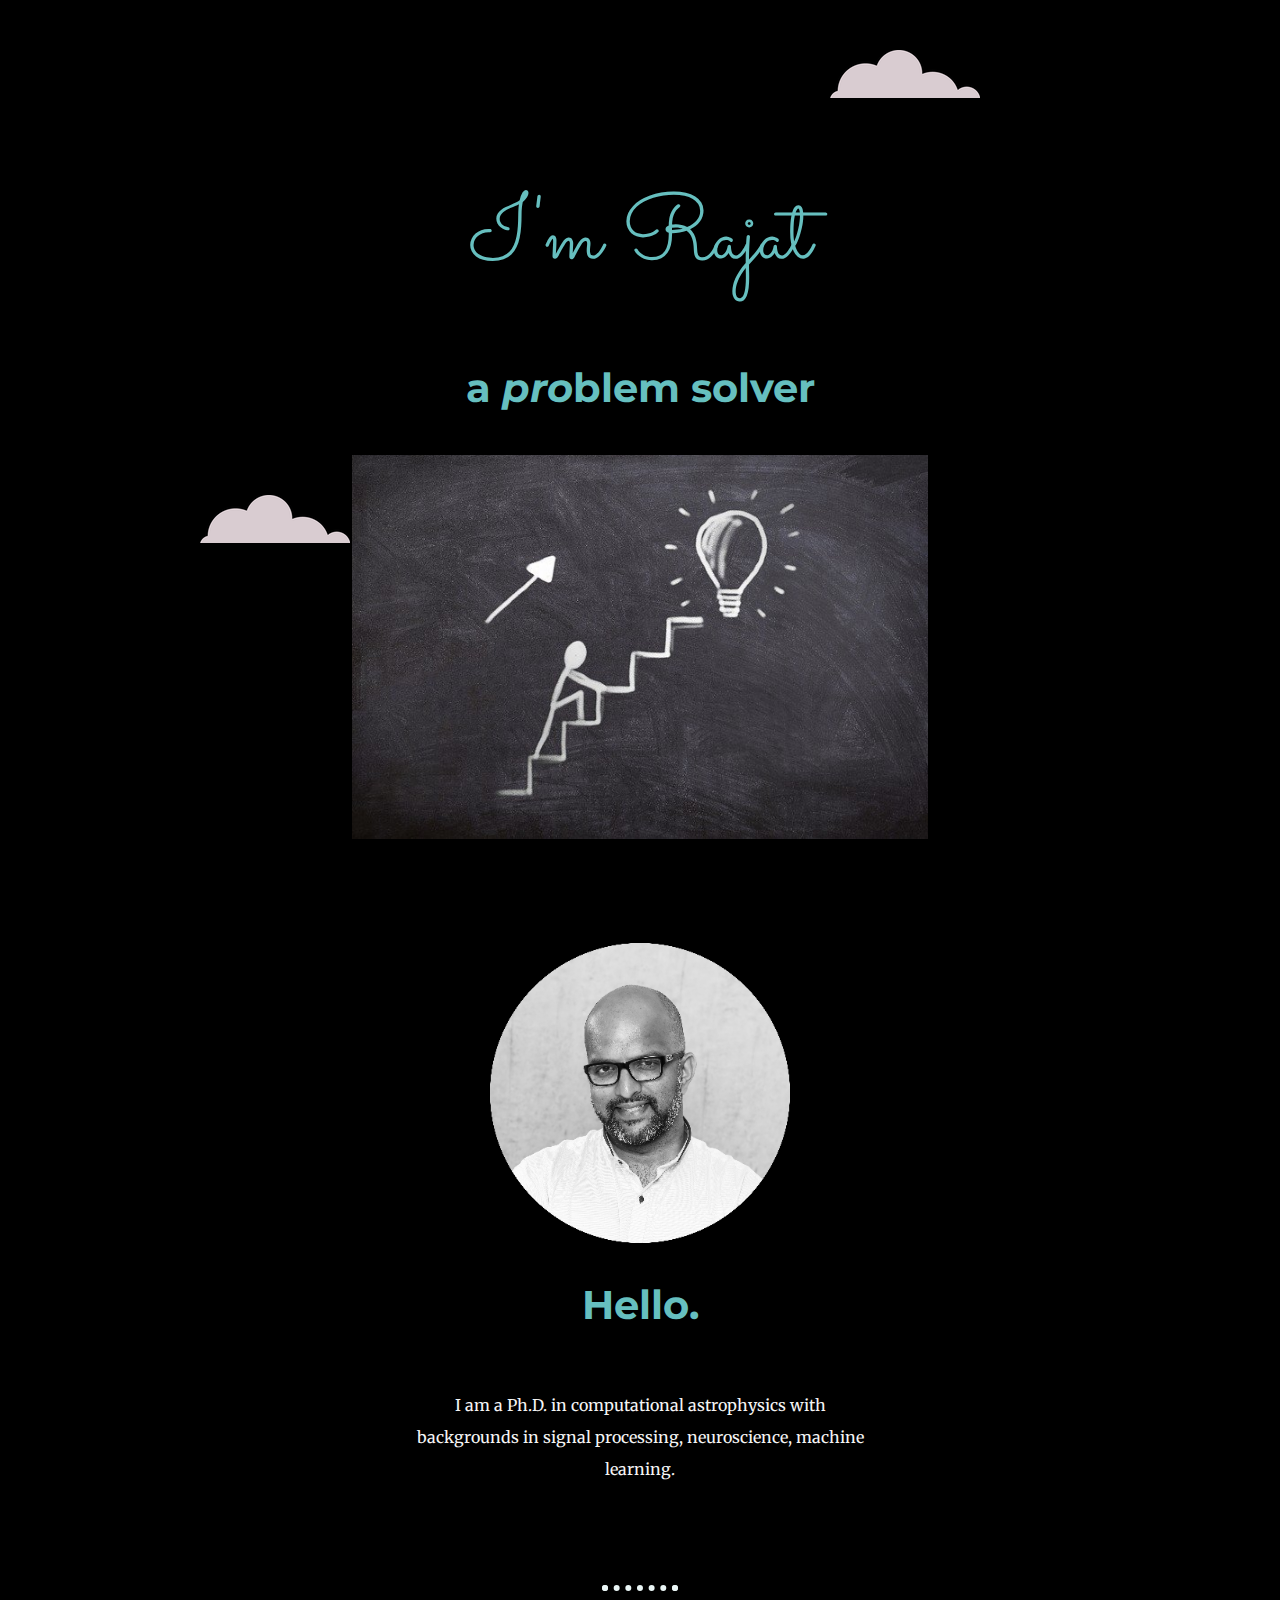
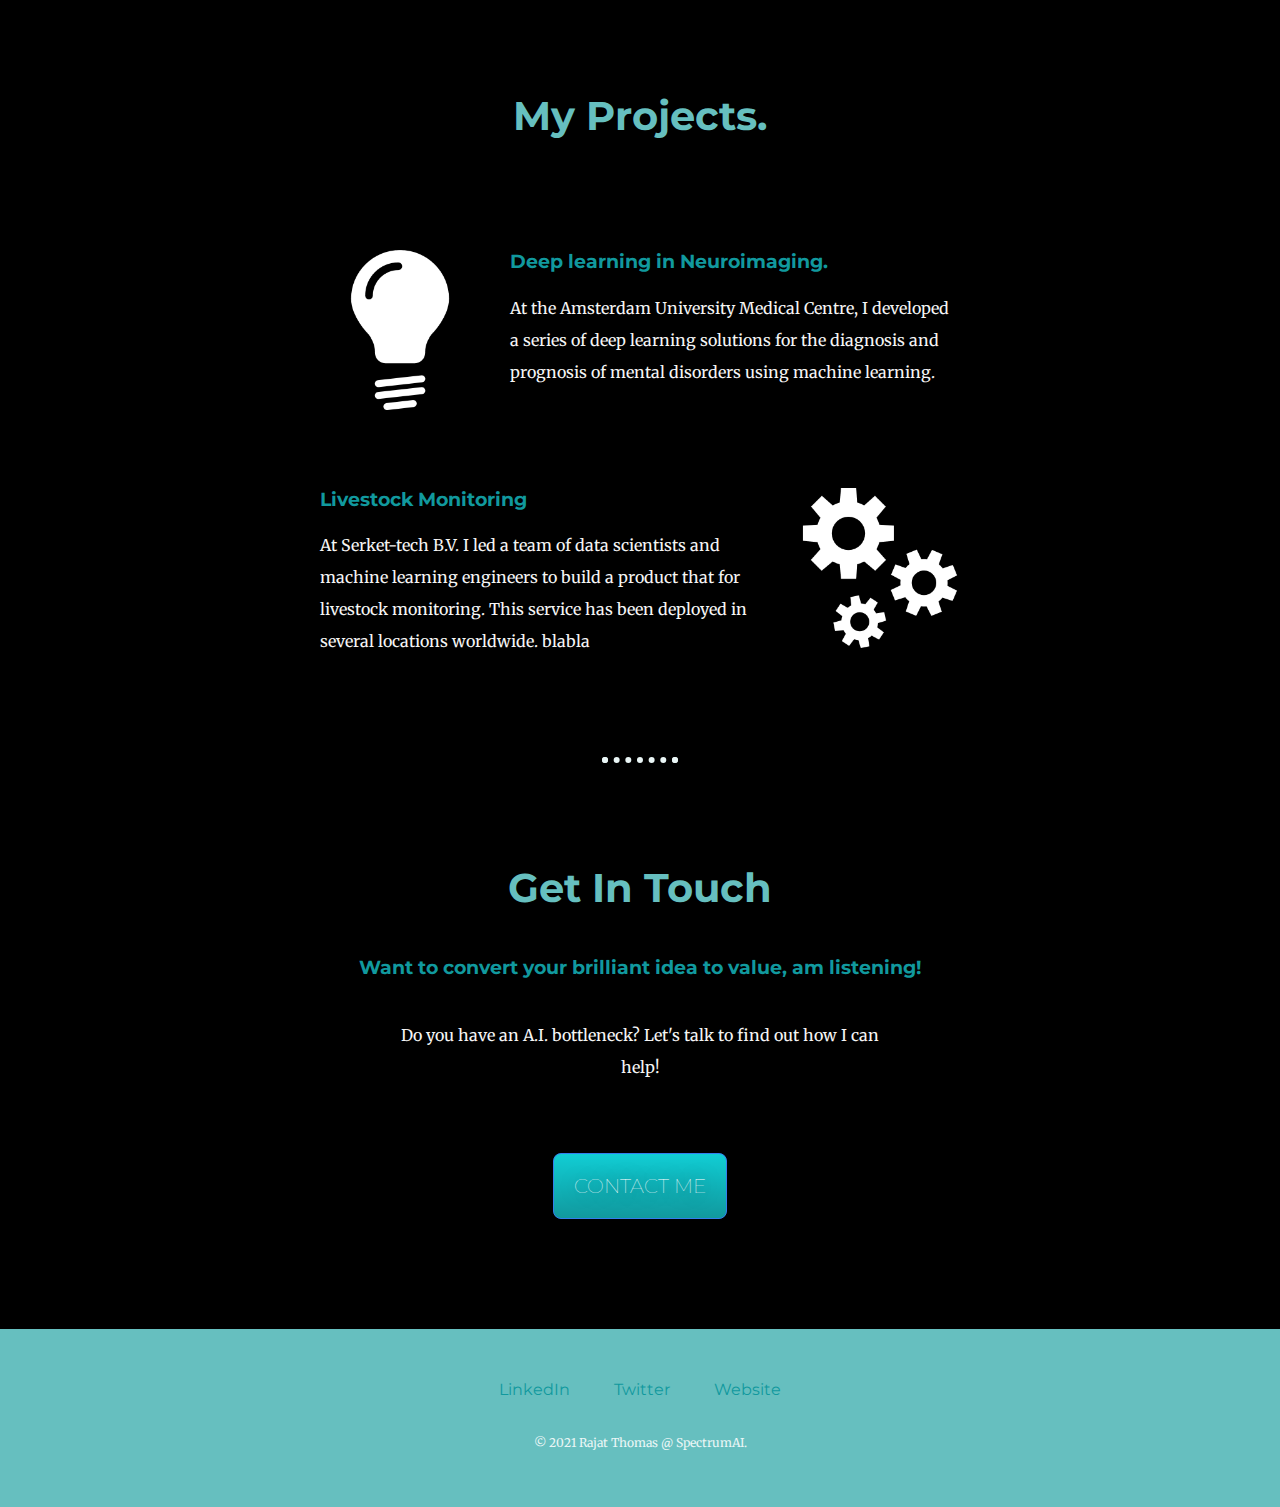
<file: index.html>
<!DOCTYPE html>
<html lang="en" dir="ltr">

<head>
  <meta charset="utf-8">
  <title> Rajat's webscape </title>
  <link rel="stylesheet" href="css/styles.css">
  <link rel="icon" href="favicon.ico">
  <link rel="preconnect" href="https://fonts.gstatic.com">
  <link href="https://fonts.googleapis.com/css2?family=Merriweather&family=Montserrat&family=Sacramento&display=swap" rel="stylesheet">
</head>

<body>


  <div class="top-container">
    <img class="top-cloud" src="images/cloud.png" alt="cloud-img">
    <h1> I'm Rajat</h1>
    <h2> a <em> pro</em>blem solver</h2>

    <img class="bottom-cloud" src="images/cloud.png" alt="cloud-img">
    <img class="board-img", src="images/board.jpg" alt="board-img">
  </div>

  <div class="middle-container">
    <div class="profile">
      <img src="images/rajat.jpg" alt="">
      <h2>Hello.</h2>
        <p class="my-description"> I am a Ph.D. in computational astrophysics with backgrounds in signal processing, neuroscience, machine learning.</p>
    </div>
    <hr>
    <div class="skills">
      <h2>My Projects.</h2>
      <div class="skill-row">
        <img class="skills-img" src="images/skills.png" alt="">
        <h3>Deep learning in Neuroimaging.</h3>
        <p>At the Amsterdam University Medical Centre, I developed a series of deep
          learning solutions for the diagnosis and prognosis of mental disorders using
          machine learning.
        </p>
      </div>
      <div class="skill-row">
        <img class="projects-img" src="images/projects.png" alt="">
        <h3> Livestock Monitoring </h3>
        <p> At Serket-tech B.V. I led a team of data scientists and machine
          learning engineers to build a product that for livestock monitoring. This
          service has been deployed in several locations worldwide. blabla
        </p>
      </div>
    </div>
    <hr>
    <div class="contact-me">
      <h2>Get In Touch</h2>
      <h3>Want to convert your brilliant idea to value, am listening!</h3>
      <p class="contact-msg"> Do you have an A.I. bottleneck? Let's talk to find out how I can help! </p>
      <a class="BUTTON_PUJ" href="mailto:rajatthomas@gmail.com">CONTACT ME</a>
    </div>
  </div>


  <div class="bottom-container">
    <a class="footer-link" href="https://www.linkedin.com/in/rajatthomas">LinkedIn</a>
    <a class="footer-link" href="https://twitter.com/rajatthomas">Twitter</a>
    <a class="footer-link" href="www.rajat-thomas.net">Website</a>
    <p class="copyright">© 2021 Rajat Thomas @ SpectrumAI.</p>
  </div>


</body>

</html>
</file>
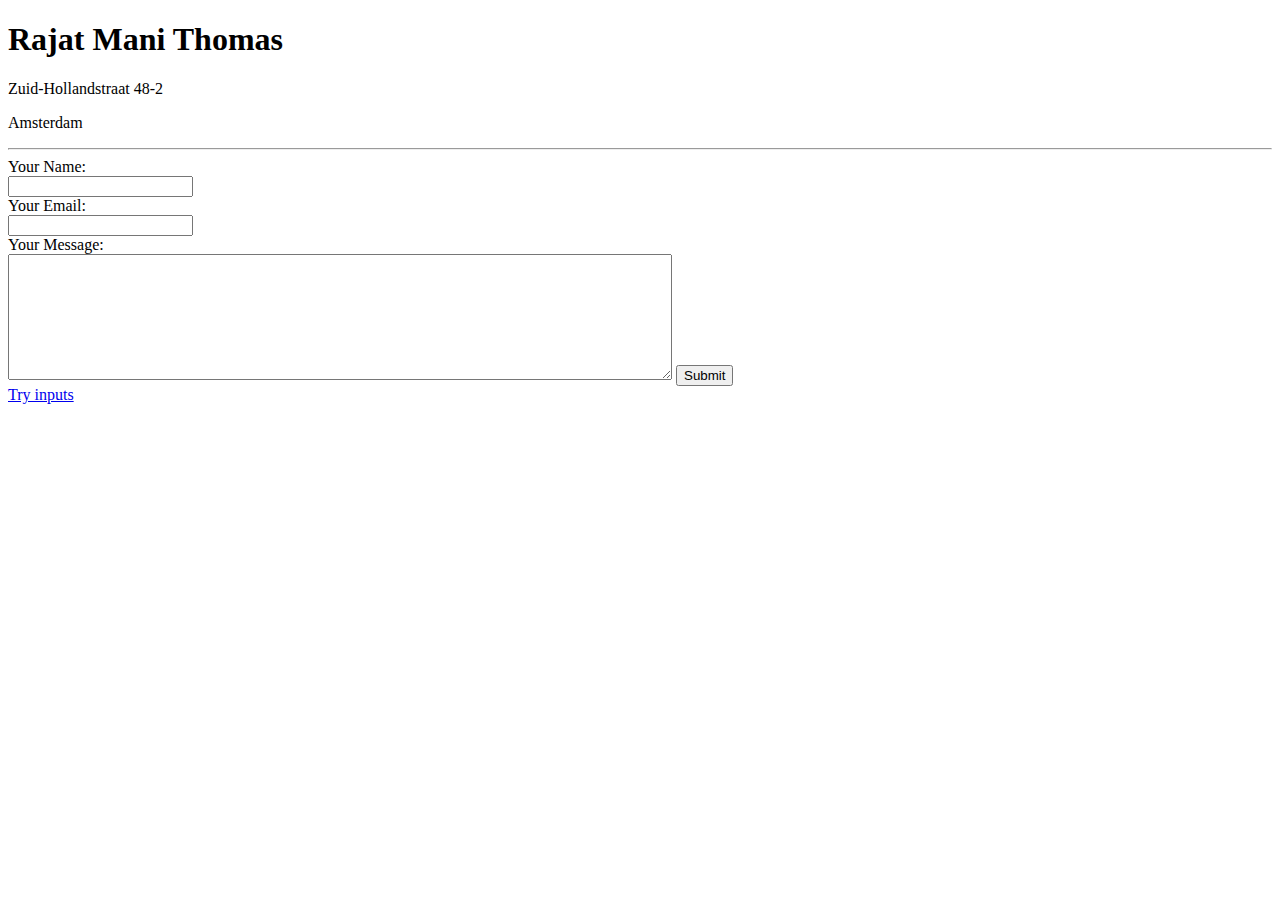
<file: contact-me.html>
<!DOCTYPE html>
<html lang="en" dir="ltr">
  <head>
    <meta charset="utf-8">
    <title>Contact Me</title>
  </head>
  <body>
  <h1> Rajat Mani Thomas</h1>
  <p> Zuid-Hollandstraat 48-2</p>
  <p> Amsterdam </p>
<hr>
  <form action="mailto:joe@example.com?subject=feedback" method="post" enctype="text/plain">
    <label for=""> Your Name: </label> <br>
    <input type="text" name="yourName" value=""> <br>
    <label for=""> Your Email: </label> <br>
    <input type="email" name="yourEmail" value=""> <br>
    <label for=""> Your Message: </label> <br>
    <textarea name="yourMessage" rows="8" cols="80"></textarea>
    <input type="submit" name="">
  </form>

  <a href="inputs.html"> Try inputs</a>
  </body>
</html>
</file>
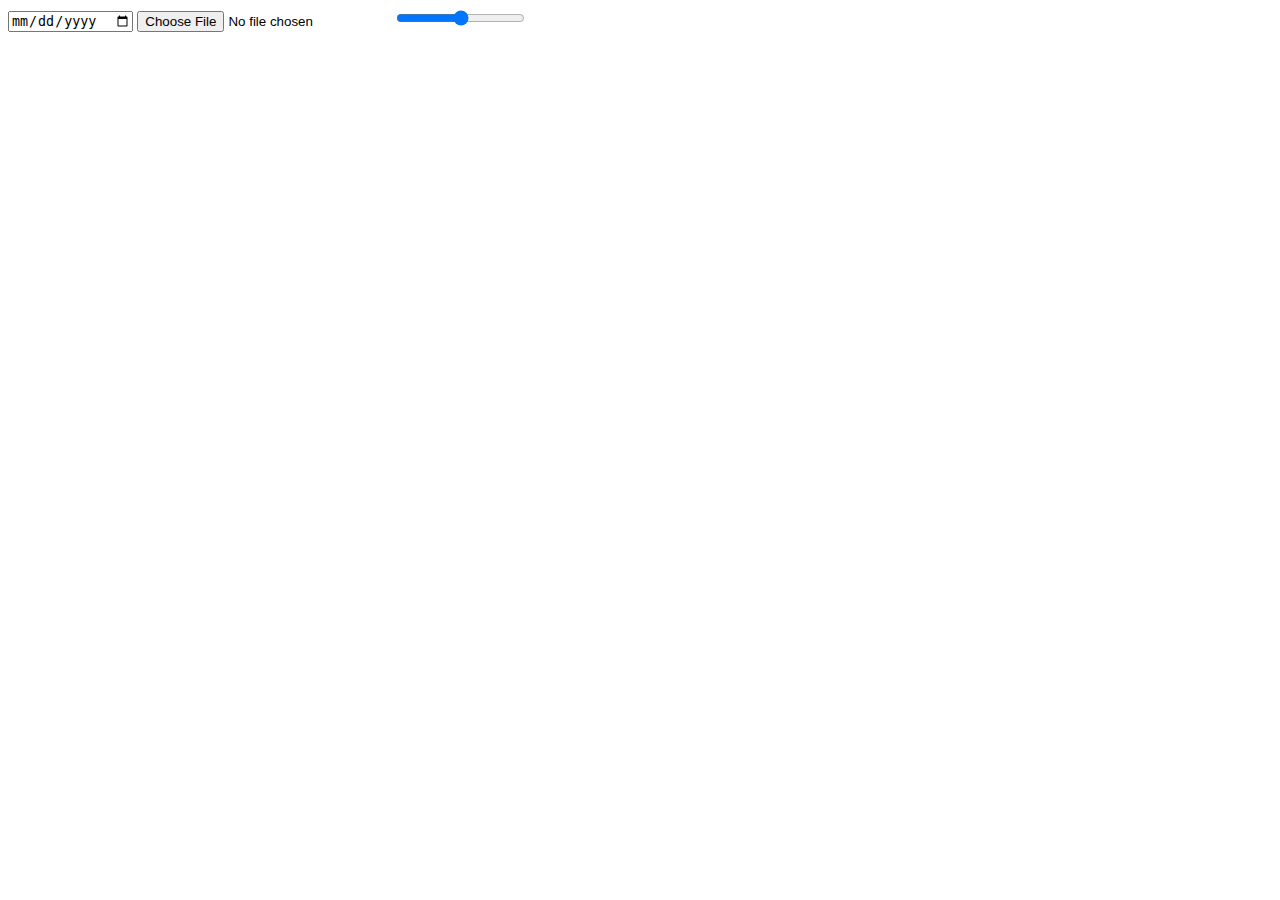
<file: inputs.html>
<!DOCTYPE html>
<html lang="en" dir="ltr">
  <head>
    <meta charset="utf-8">
    <title></title>
  </head>
  <body>
    <form class="" action="index.html" method="post">
      <input type="date" name="" value="">
      <input type="file" name="" value="">
      <input type="range" name="" value="">
    </form>
  </body>
</html>
</file>
<file: css/styles.css>
body {
  margin: 0;
  text-align: center;
  font-family: 'Merriweather', serif;
  background-color: black;
  color: #f5f5f5;
}


h1 {
  font-size: 5.625rem;
  font-weight: normal;
  color: #66BFBF;
  line-height: 2;
  margin: 50px auto 0 auto;
  font-family: 'Sacramento', cursive;
}

h2 {
  font-size: 2.5rem;
  color: #66BFBF;
  font-family: 'Montserrat', sans-serif;
  padding-bottom: 10px;
}

h3 {
  color: #11999E;
  font-family: 'Montserrat', sans-serif;

}

p{
  line-height: 2;
}

hr{
  border: dotted #EAF6F6 6px;
  border-bottom: none;
  width: 5%;
  margin: 100px auto;
}

a{
  color: #11999E;
  font-family: 'Montserrat', sans-serif;
  margin: 10px 20px;
  text-decoration: none;
}

a:hover{
  color: #EAF6F6;
}

.top-container {
  background-color: black;
  position: relative;
  padding-top: 100px;
}

.middle-container{
  margin: 100px 0;
}

.bottom-container{
  background-color: #66BFBF;
  padding: 50px 0 20px;
}
.board-img{
  width: 45%;
}

.my-description{
  width: 35%;
  margin: 50px auto 50px;
}
.skill-row{
  width: 50%;
  margin: 100px auto 100px;
  text-align: left;

}

.skills-img{
  width: 25%;
  float: left;
  margin-right: 30px;
}

.projects-img{
  width: 25%;
  float: right;
  margin-left: 30px;
}

.top-cloud {
  position: absolute;
  top: 50px;
  right: 300px;
}

.bottom-cloud {
  position: absolute;
  left: 200px;
  bottom: 300px;
}
.contact-msg{
  width: 40%;
  margin: 40px auto 60px;
}

.copyright{
  color: #EAF6F6;
  font-size: .75rem;
  padding: 20px 0;
}

.BUTTON_PUJ {
   background: #11CDD4;
   background-image: -webkit-linear-gradient(top, #11CDD4, #11999E);
   background-image: -moz-linear-gradient(top, #11CDD4, #11999E);
   background-image: -ms-linear-gradient(top, #11CDD4, #11999E);
   background-image: -o-linear-gradient(top, #11CDD4, #11999E);
   background-image: -webkit-gradient(to bottom, #11CDD4, #11999E);
   -webkit-border-radius: 8px;
   -moz-border-radius: 8px;
   border-radius: 8px;
   color: #FFFFFF;
   font-family: 'Montserrat', sans-serif;
   font-size: 20px;
   font-weight: 100;
   padding: 20px;
   -webkit-box-shadow: 1px 1px 20px 0 #000000;
   -moz-box-shadow: 1px 1px 20px 0 #000000;
   box-shadow: 1px 1px 20px 0 #000000;
   text-shadow: 1px 1px 20px #000000;
   border: solid #337FED 1px;
   text-decoration: none;
   display: inline-block;
   cursor: pointer;
   text-align: center;
}

.BUTTON_PUJ:hover {
   border: solid #337FED 1px;
   background: #30E3CB;
   background-image: -webkit-linear-gradient(top, #30E3CB, #2BC4AD);
   background-image: -moz-linear-gradient(top, #30E3CB, #2BC4AD);
   background-image: -ms-linear-gradient(top, #30E3CB, #2BC4AD);
   background-image: -o-linear-gradient(top, #30E3CB, #2BC4AD);
   background-image: -webkit-gradient(to bottom, #30E3CB, #2BC4AD);
   -webkit-border-radius: 20px;
   -moz-border-radius: 20px;
   border-radius: 20px;
   text-decoration: none;
}
</file>
